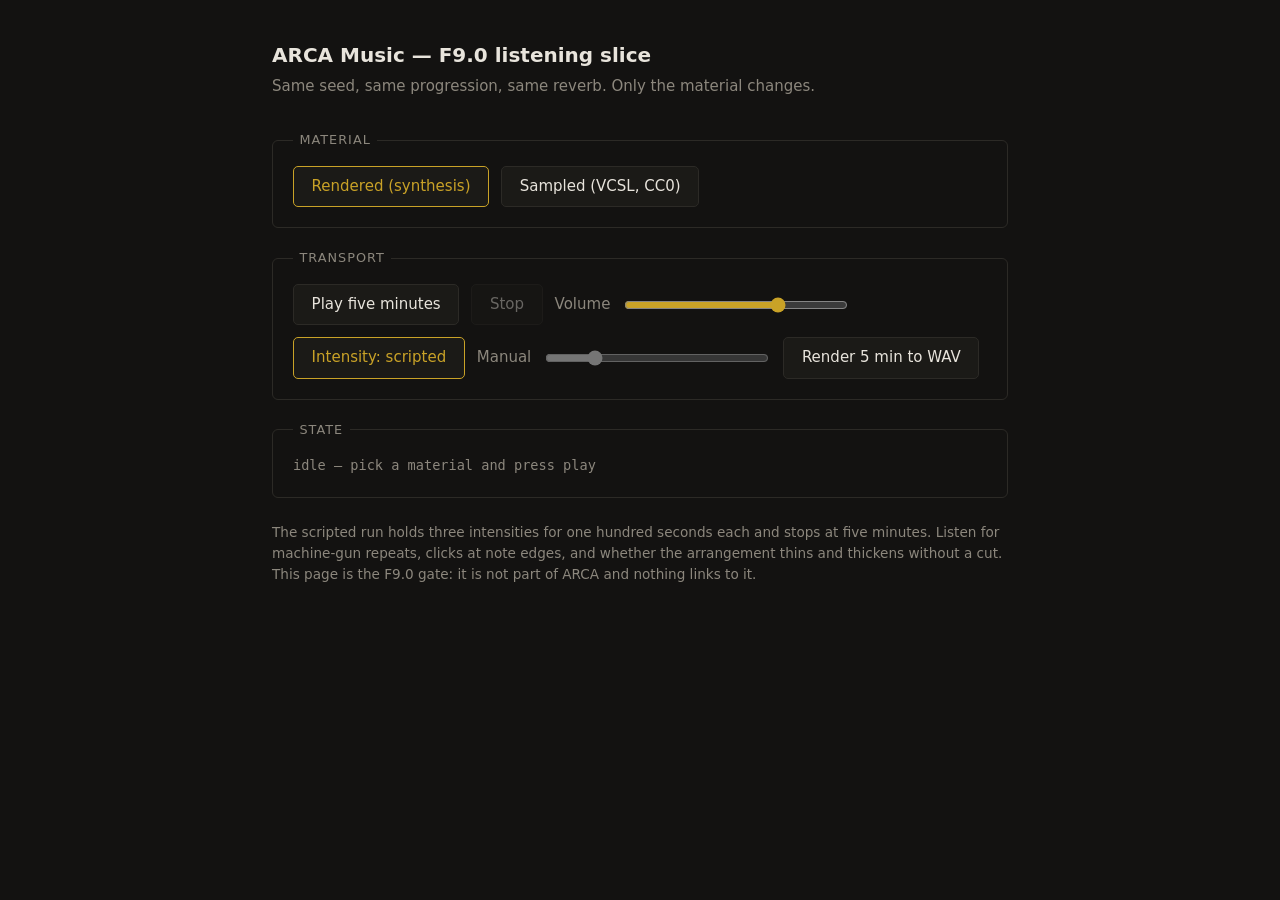
<file: arca/music/slice/index.html>
<!doctype html>
<html lang="en">
<head>
<meta charset="utf-8">
<meta name="viewport" content="width=device-width, initial-scale=1">
<title>ARCA Music — F9.0 listening slice</title>
<style>
:root {
  color-scheme: dark;
  --ink: #e8e4dc;
  --dim: #8c877d;
  --line: #2c2a26;
  --ground: #131211;
  --panel: #1b1a17;
  --mark: #c9a227;
}
* { box-sizing: border-box; }
body {
  margin: 0;
  padding: 2.5rem 1.5rem;
  background: var(--ground);
  color: var(--ink);
  font: 15px/1.55 system-ui, sans-serif;
}
main { max-width: 46rem; margin: 0 auto; }
h1 { font-size: 1.25rem; font-weight: 600; margin: 0 0 0.25rem; }
p.lede { color: var(--dim); margin: 0 0 2rem; }
fieldset { border: 1px solid var(--line); border-radius: 6px; margin: 0 0 1.25rem; padding: 1rem 1.25rem 1.25rem; }
legend { color: var(--dim); font-size: 0.8rem; letter-spacing: 0.08em; text-transform: uppercase; padding: 0 0.4rem; }
.row { display: flex; gap: 0.75rem; align-items: center; flex-wrap: wrap; }
button {
  font: inherit;
  color: var(--ink);
  background: var(--panel);
  border: 1px solid var(--line);
  border-radius: 5px;
  padding: 0.5rem 1.1rem;
  cursor: pointer;
}
button:hover:not(:disabled) { border-color: var(--mark); }
button:disabled { opacity: 0.4; cursor: default; }
button[aria-pressed="true"] { border-color: var(--mark); color: var(--mark); }
button:focus-visible { outline: 2px solid var(--mark); outline-offset: 2px; }
label { color: var(--dim); }
input[type="range"] { accent-color: var(--mark); width: 14rem; }
#status { font-family: ui-monospace, SFMono-Regular, Menlo, monospace; font-size: 0.85rem; color: var(--dim); white-space: pre-wrap; }
#status b { color: var(--ink); font-weight: 500; }
.note { color: var(--dim); font-size: 0.85rem; margin-top: 1.5rem; }
</style>
</head>
<body>
<main>
  <h1>ARCA Music — F9.0 listening slice</h1>
  <p class="lede">Same seed, same progression, same reverb. Only the material changes.</p>

  <fieldset>
    <legend>Material</legend>
    <div class="row">
      <button id="pick-rendered" aria-pressed="true">Rendered (synthesis)</button>
      <button id="pick-sampled" aria-pressed="false">Sampled (VCSL, CC0)</button>
    </div>
  </fieldset>

  <fieldset>
    <legend>Transport</legend>
    <div class="row">
      <button id="play">Play five minutes</button>
      <button id="stop" disabled>Stop</button>
      <label for="volume">Volume</label>
      <input id="volume" type="range" min="0" max="100" value="70">
    </div>
    <div class="row" style="margin-top:0.75rem">
      <button id="auto" aria-pressed="true">Intensity: scripted</button>
      <label for="intensity">Manual</label>
      <input id="intensity" type="range" min="0" max="100" value="20" disabled>
      <button id="render">Render 5 min to WAV</button>
    </div>
  </fieldset>

  <fieldset>
    <legend>State</legend>
    <div id="status">idle</div>
  </fieldset>

  <p class="note">
    The scripted run holds three intensities for one hundred seconds each and stops at five minutes.
    Listen for machine-gun repeats, clicks at note edges, and whether the arrangement thins and
    thickens without a cut. This page is the F9.0 gate: it is not part of ARCA and nothing links to it.
  </p>
</main>
<script src="engine.js"></script>
</body>
</html>
</file>
